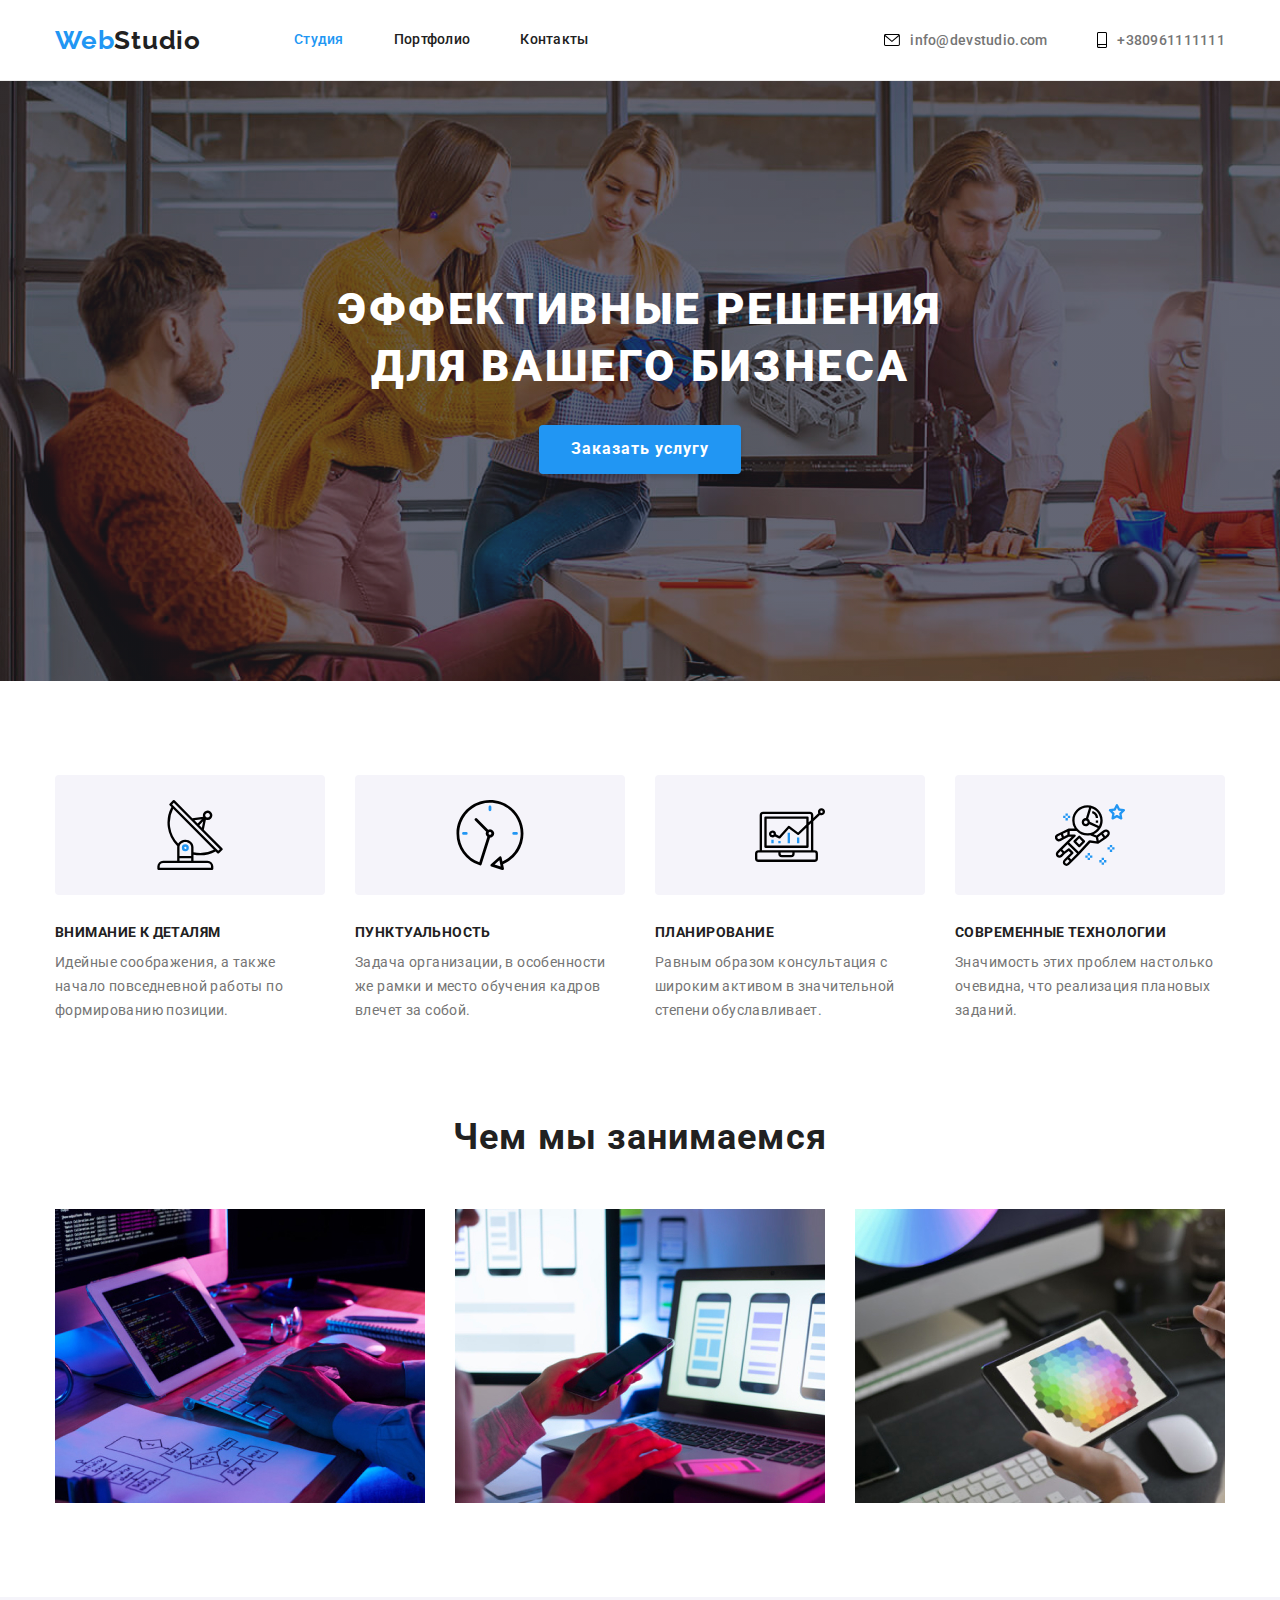
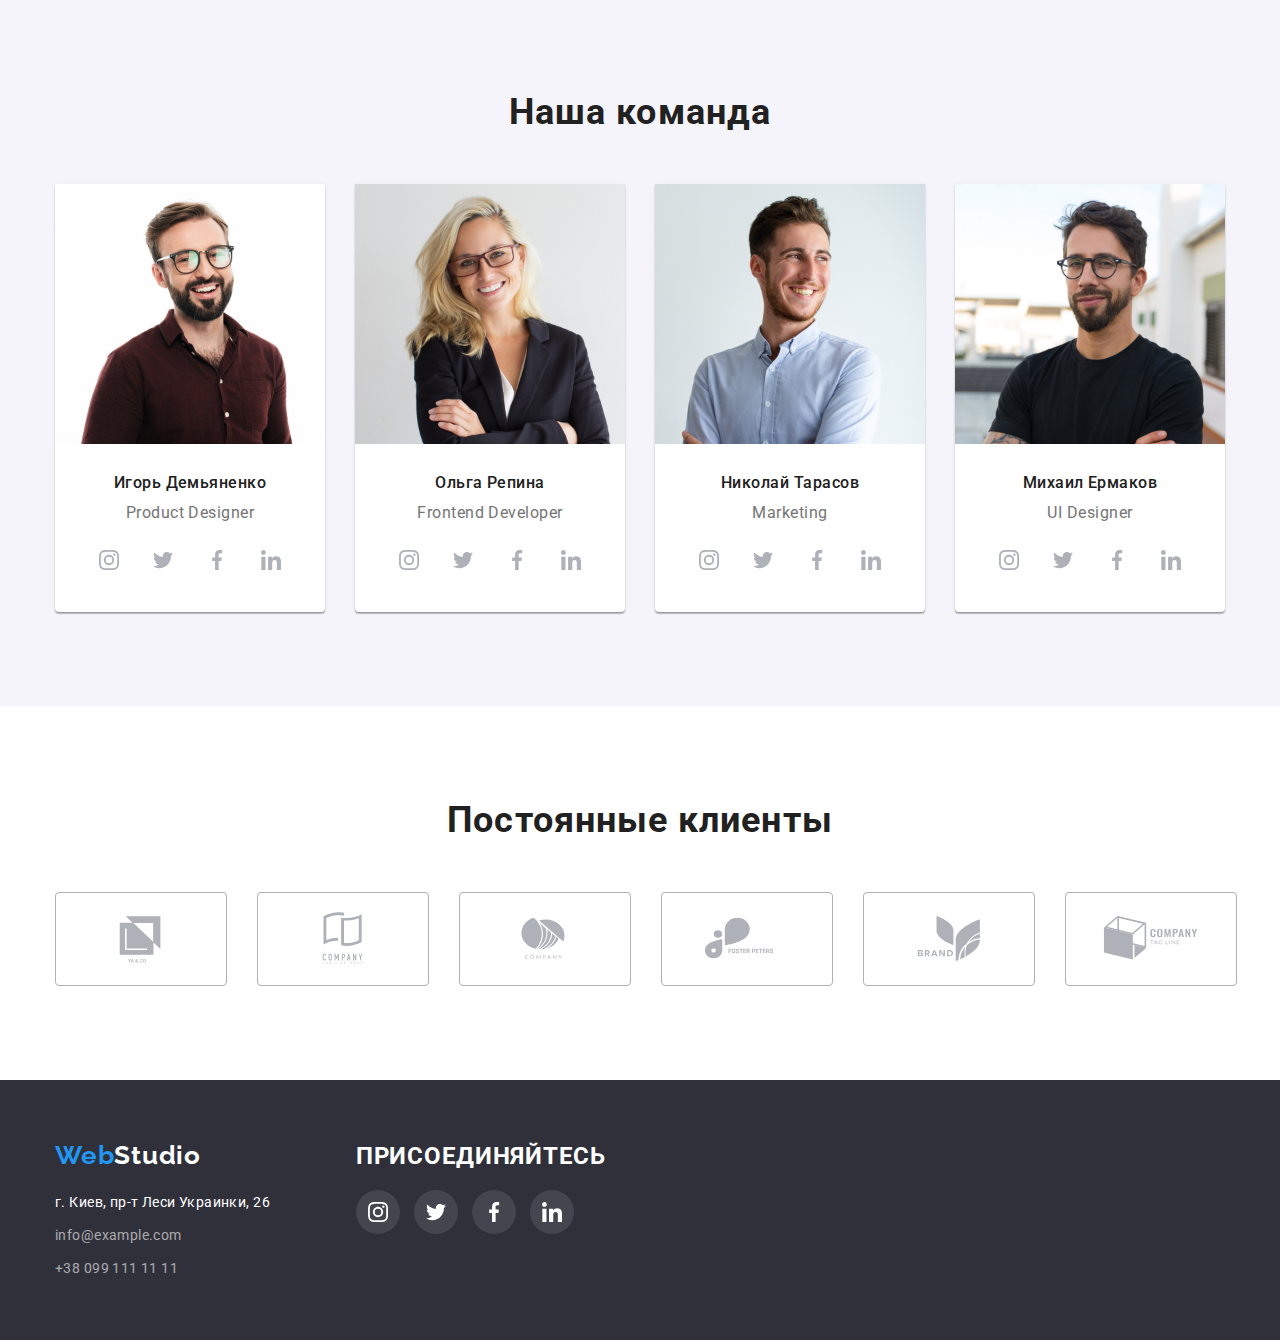
<file: index.html>
<!DOCTYPE html>
<html lang="ru">
  <head>
    <meta charset="UTF-8" />
    <meta http-equiv="X-UA-Compatible" content="IE=edge" />
    <meta name="viewport" content="width=, initial-scale=1.0" />
    <title>Studio</title>
    <link rel="preconnect" href="https://fonts.googleapis.com" />
    <link rel="preconnect" href="https://fonts.gstatic.com" crossorigin />
    <link
      href="https://fonts.googleapis.com/css2?family=Raleway:wght@700&family=Roboto:wght@400;500;700;900&display=swap"
      rel="stylesheet"
    />
    <link
      rel="stylesheet"
      href="https://cdnjs.cloudflare.com/ajax/libs/modern-normalize/1.1.0/modern-normalize.min.css"
    />
    <link rel="stylesheet" href="css/styles.css" />
  </head>
  <body>
    <!-- HEADER -->

    <header class="header">
      <div class="header-container container">
        <a class="logo" href="./index.html"
          ><span class="logo-web">Web</span>Studio</a
        >
        <nav class="navigation">
          <ul class="navigation-main">
            <li class="navigation-item">
              <a class="navigation-link link-active" href="#"> Студия</a>
            </li>
            <li class="navigation-item">
              <a class="navigation-link" href="./portfolio.html">Портфолио</a>
            </li>
            <li class="navigation-item">
              <a class="navigation-link" href="#">Контакты</a>
            </li>
          </ul>
        </nav>
        <ul class="navigation-auth">
          <li class="navigation-item">
            <a class="auth-link" href="mailto:info@devstudio.com">
              <svg class="mail-icon" width="16" height="12">
                <use class="mail-icon" href="./images/icon.svg#icon-mail"></use>
              </svg>
              info@devstudio.com</a
            >
          </li>
          <li class="navigation-item">
            <a class="auth-link" href="tel:+380961111111"
              ><svg class="tel-icon" width="10" height="16">
                <use href="./images/icon.svg#icon-smartphone"></use>
              </svg>
              +380961111111</a
            >
          </li>
        </ul>
      </div>
    </header>

    <!-- MAIN Content -->

    <main>
      <!-- Section -->

      <section class="section hero">
        <div class="container">
          <h1 class="hero-title">
            Эффективные решения <br />
            для вашего бизнеса
          </h1>
          <button class="button" type="button">Заказать услугу</button>
        </div>
      </section>

      <!-- Our benefits -->

      <section class="benefits section">
        <div class="container">
          <h2 class="title-none">Наши приемущества</h2>
          <ul class="section-benefits">
            <li class="benefits-item">
              <div class="icon-benefits">
                <svg class="icon" width="70" height="70">
                  <use href="./images/icon.svg#icon-antenna"></use>
                </svg>
              </div>
              <h3 class="title title-one">Внимание к деталям</h3>
              <p class="text">
                Идейные соображения, а также начало повседневной работы по
                формированию позиции.
              </p>
            </li>
            <li class="benefits-item">
              <div class="icon-benefits">
                <svg class="icon" width="70" height="70">
                  <use href="./images/icon.svg#icon-clock"></use>
                </svg>
              </div>
              <h3 class="title title-one">Пунктуальность</h3>
              <p class="text">
                Задача организации, в особенности же рамки и место обучения
                кадров влечет за собой.
              </p>
            </li>
            <li class="benefits-item">
              <div class="icon-benefits">
                <svg class="icon" width="70" height="70">
                  <use href="./images/icon.svg#icon-diagram"></use>
                </svg>
              </div>

              <h3 class="title title-one">Планирование</h3>
              <p class="text">
                Равным образом консультация с широким активом в значительной
                степени обуславливает.
              </p>
            </li>
            <li class="benefits-item">
              <div class="icon-benefits">
                <svg class="icon" width="70" height="70">
                  <use href="./images/icon.svg#icon-astronaut"></use>
                </svg>
              </div>
              <h3 class="title title-one">Современные технологии</h3>
              <p class="text">
                Значимость этих проблем настолько очевидна, что реализация
                плановых заданий.
              </p>
            </li>
          </ul>
        </div>
      </section>

      <!-- What we do -->
      <section class="wedo section">
        <div class="container">
          <h2 class="title title-two">Чем мы занимаемся</h2>
          <ul class="section-wedo">
            <li class="wedo-item">
              <img
                class="img-wedo"
                src="./images/img.jpg"
                alt="img1"
                width="370"
                height="294"
              />
            </li>
            <li class="wedo-item">
              <img
                class="img-wedo"
                src="./images/img2.jpg"
                alt="img2"
                width="370"
                height="294"
              />
            </li>
            <li class="wedo-item">
              <img
                class="img-wedo"
                src="./images/img3.jpg"
                alt="img3"
                width="370"
                height="294"
              />
            </li>
          </ul>
        </div>
      </section>

      <!-- Our team -->

      <section class="our-team section">
        <div class="container">
          <h2 class="title title-two">Наша команда</h2>
          <ul class="section-ourteam">
            <li class="team-item">
              <img
                class="img-team"
                src="./images/ourteam1.jpg"
                alt="igor"
                width="270"
                height="260"
              />
              <div class="team-wrapper">
                <h3 class="title title-three">Игорь Демьяненко</h3>
                <p class="text-team">Product Designer</p>

                <div class="icon-container">
                  <ul class="team-list">
                    <li class="team-item-icon">
                      <a class="team-link" href="#"
                        ><svg class="icon-team" width="20" height="20">
                          <use href="./images/icon.svg#icon-instagram"></use>
                        </svg>
                      </a>
                    </li>
                    <li class="team-item-icon">
                      <a class="team-link" href="#">
                        <svg class="icon-team" width="20" height="20">
                          <use href="./images/icon.svg#icon-twitter"></use>
                        </svg>
                      </a>
                    </li>
                    <li class="team-item-icon">
                      <a class="team-link" href="#"
                        ><svg class="icon-team" width="20" height="20">
                          <use
                            href="./images/icon.svg#icon-facebook"
                          ></use></svg
                      ></a>
                    </li>
                    <li class="team-item-icon">
                      <a class="team-link" href="#">
                        <svg class="icon-team" width="20" height="20">
                          <use href="./images/icon.svg#icon-linkedin"></use>
                        </svg>
                      </a>
                    </li>
                  </ul>
                </div>
              </div>
            </li>
            <li class="team-item">
              <img
                class="img-team"
                src="./images/ourteam2.jpg"
                alt="olga"
                width="270"
                height="260"
              />
              <div class="team-wrapper">
                <h3 class="title title-three">Ольга Репина</h3>
                <p class="text-team">Frontend Developer</p>
                <div class="icon-container">
                  <ul class="team-list">
                    <li class="team-item-icon">
                      <a class="team-link" href="#"
                        ><svg class="icon-team" width="20" height="20">
                          <use href="./images/icon.svg#icon-instagram"></use>
                        </svg>
                      </a>
                    </li>
                    <li class="team-item-icon">
                      <a class="team-link" href="#">
                        <svg class="icon-team" width="20" height="20">
                          <use href="./images/icon.svg#icon-twitter"></use>
                        </svg>
                      </a>
                    </li>
                    <li class="team-item-icon">
                      <a class="team-link" href="#"
                        ><svg class="icon-team" width="20" height="20">
                          <use
                            href="./images/icon.svg#icon-facebook"
                          ></use></svg
                      ></a>
                    </li>
                    <li class="team-item-icon">
                      <a class="team-link" href="#">
                        <svg class="icon-team" width="20" height="20">
                          <use href="./images/icon.svg#icon-linkedin"></use>
                        </svg>
                      </a>
                    </li>
                  </ul>
                </div>
              </div>
            </li>
            <li class="team-item">
              <img
                class="img-team"
                src="./images/ourtem3.jpg"
                alt="nikolai"
                width="270"
                height="260"
              />
              <div class="team-wrapper">
                <h3 class="title title-three">Николай Тарасов</h3>
                <p class="text-team">Marketing</p>
                <div class="icon-container">
                  <ul class="team-list">
                    <li class="team-item-icon">
                      <a class="team-link" href="#"
                        ><svg class="icon-team" width="20" height="20">
                          <use href="./images/icon.svg#icon-instagram"></use>
                        </svg>
                      </a>
                    </li>
                    <li class="team-item-icon">
                      <a class="team-link" href="#">
                        <svg class="icon-team" width="20" height="20">
                          <use href="./images/icon.svg#icon-twitter"></use>
                        </svg>
                      </a>
                    </li>
                    <li class="team-item-icon">
                      <a class="team-link" href="#"
                        ><svg class="icon-team" width="20" height="20">
                          <use
                            href="./images/icon.svg#icon-facebook"
                          ></use></svg
                      ></a>
                    </li>
                    <li class="team-item-icon">
                      <a class="team-link" href="#">
                        <svg class="icon-team" width="20" height="20">
                          <use href="./images/icon.svg#icon-linkedin"></use>
                        </svg>
                      </a>
                    </li>
                  </ul>
                </div>
              </div>
            </li>
            <li class="team-item">
              <img
                class="img-team"
                src="./images/ourteam4.jpg"
                alt="mikhail"
                width="270"
                height="260"
              />
              <div class="team-wrapper">
                <h3 class="title title-three">Михаил Ермаков</h3>
                <p class="text-team">UI Designer</p>
                <div class="icon-container">
                  <ul class="team-list">
                    <li class="team-item-icon">
                      <a class="team-link" href="#"
                        ><svg class="icon-team" width="20" height="20">
                          <use href="./images/icon.svg#icon-instagram"></use>
                        </svg>
                      </a>
                    </li>
                    <li class="team-item-icon">
                      <a class="team-link" href="#">
                        <svg class="icon-team" width="20" height="20">
                          <use href="./images/icon.svg#icon-twitter"></use>
                        </svg>
                      </a>
                    </li>
                    <li class="team-item-icon">
                      <a class="team-link" href="#"
                        ><svg class="icon-team" width="20" height="20">
                          <use
                            href="./images/icon.svg#icon-facebook"
                          ></use></svg
                      ></a>
                    </li>
                    <li class="team-item-icon">
                      <a class="team-link" href="#">
                        <svg class="icon-team" width="20" height="20">
                          <use href="./images/icon.svg#icon-linkedin"></use>
                        </svg>
                      </a>
                    </li>
                  </ul>
                </div>
              </div>
            </li>
          </ul>
        </div>
      </section>

      <!-- CLIENTS -->

      <section class="section clients">
        <div class="container">
          <h2 class="title title-four">Постоянные клиенты</h2>
          <ul class="clients-main">
            <li class="clients-item">
              <a class="clients-link" href="#">
                <svg class="clients-icon" width="106" height="60">
                  <use href="./images/icon.svg#icon-yaco"></use></svg
              ></a>
            </li>
            <li class="clients-item">
              <a class="clients-link" href="#">
                <svg class="clients-icon" width="106" height="60">
                  <use href="./images/icon.svg#icon-company"></use></svg
              ></a>
            </li>
            <li class="clients-item">
              <a class="clients-link" href="#">
                <svg class="clients-icon" width="106" height="60">
                  <use href="./images/icon.svg#icon-company2"></use></svg
              ></a>
            </li>
            <li class="clients-item">
              <a class="clients-link" href="#">
                <svg class="clients-icon" width="106" height="60">
                  <use href="./images/icon.svg#icon-foster"></use></svg
              ></a>
            </li>
            <li class="clients-item">
              <a class="clients-link" href="#">
                <svg class="clients-icon" width="106" height="60">
                  <use href="./images/icon.svg#icon-brand"></use></svg
              ></a>
            </li>
            <li class="clients-item">
              <a class="clients-link" href="#">
                <svg class="clients-icon" width="106" height="60">
                  <use href="./images/icon.svg#icon-tagline"></use></svg
              ></a>
            </li>
          </ul>
        </div>
      </section>
    </main>

    <!-- FOOTER -->

    <footer class="footer">
      <div class="container">
        <div class="flex-footer">
          <div class="adress-container">
            <a class="logo logo-footer" href="#"
              ><span class="logo-web">Web</span>Studio
            </a>
            <address class="adress">г. Киев, пр-т Леси Украинки, 26</address>
            <ul class="navigation-auth navigation-footer">
              <li class="footer-item">
                <a class="auth-footer" href="mailto:info@example.com"
                  >info@example.com</a
                >
              </li>
              <li class="footer-item">
                <a class="auth-footer" href="tel:+380991111111"
                  >+38 099 111 11 11</a
                >
              </li>
            </ul>
          </div>

          <div class="footer-container">
            <h2 class="title-footer">присоединяйтесь</h2>
            <a class="footer-link" href="#"
              ><svg class="icon-footer">
                <use
                  x="12"
                  y="12"
                  href="./images/icon.svg#icon-instagram"
                  width="20"
                  height="20"
                ></use>
              </svg>
            </a>
            <a class="footer-link" href="#">
              <svg class="icon-footer">
                <use
                  x="12"
                  y="12"
                  href="./images/icon.svg#icon-twitter"
                  width="20"
                  height="20"
                ></use>
              </svg>
            </a>
            <a class="footer-link" href="#"
              ><svg class="icon-footer">
                <use
                  x="12"
                  y="12"
                  href="./images/icon.svg#icon-facebook"
                  width="20"
                  height="20"
                ></use></svg
            ></a>
            <a class="footer-link" href="#">
              <svg class="icon-footer">
                <use
                  x="12"
                  y="12"
                  href="./images/icon.svg#icon-linkedin"
                  width="20"
                  height="20"
                ></use>
              </svg>
            </a>
          </div>
        </div>
      </div>
    </footer>
  </body>
</html>
</file>
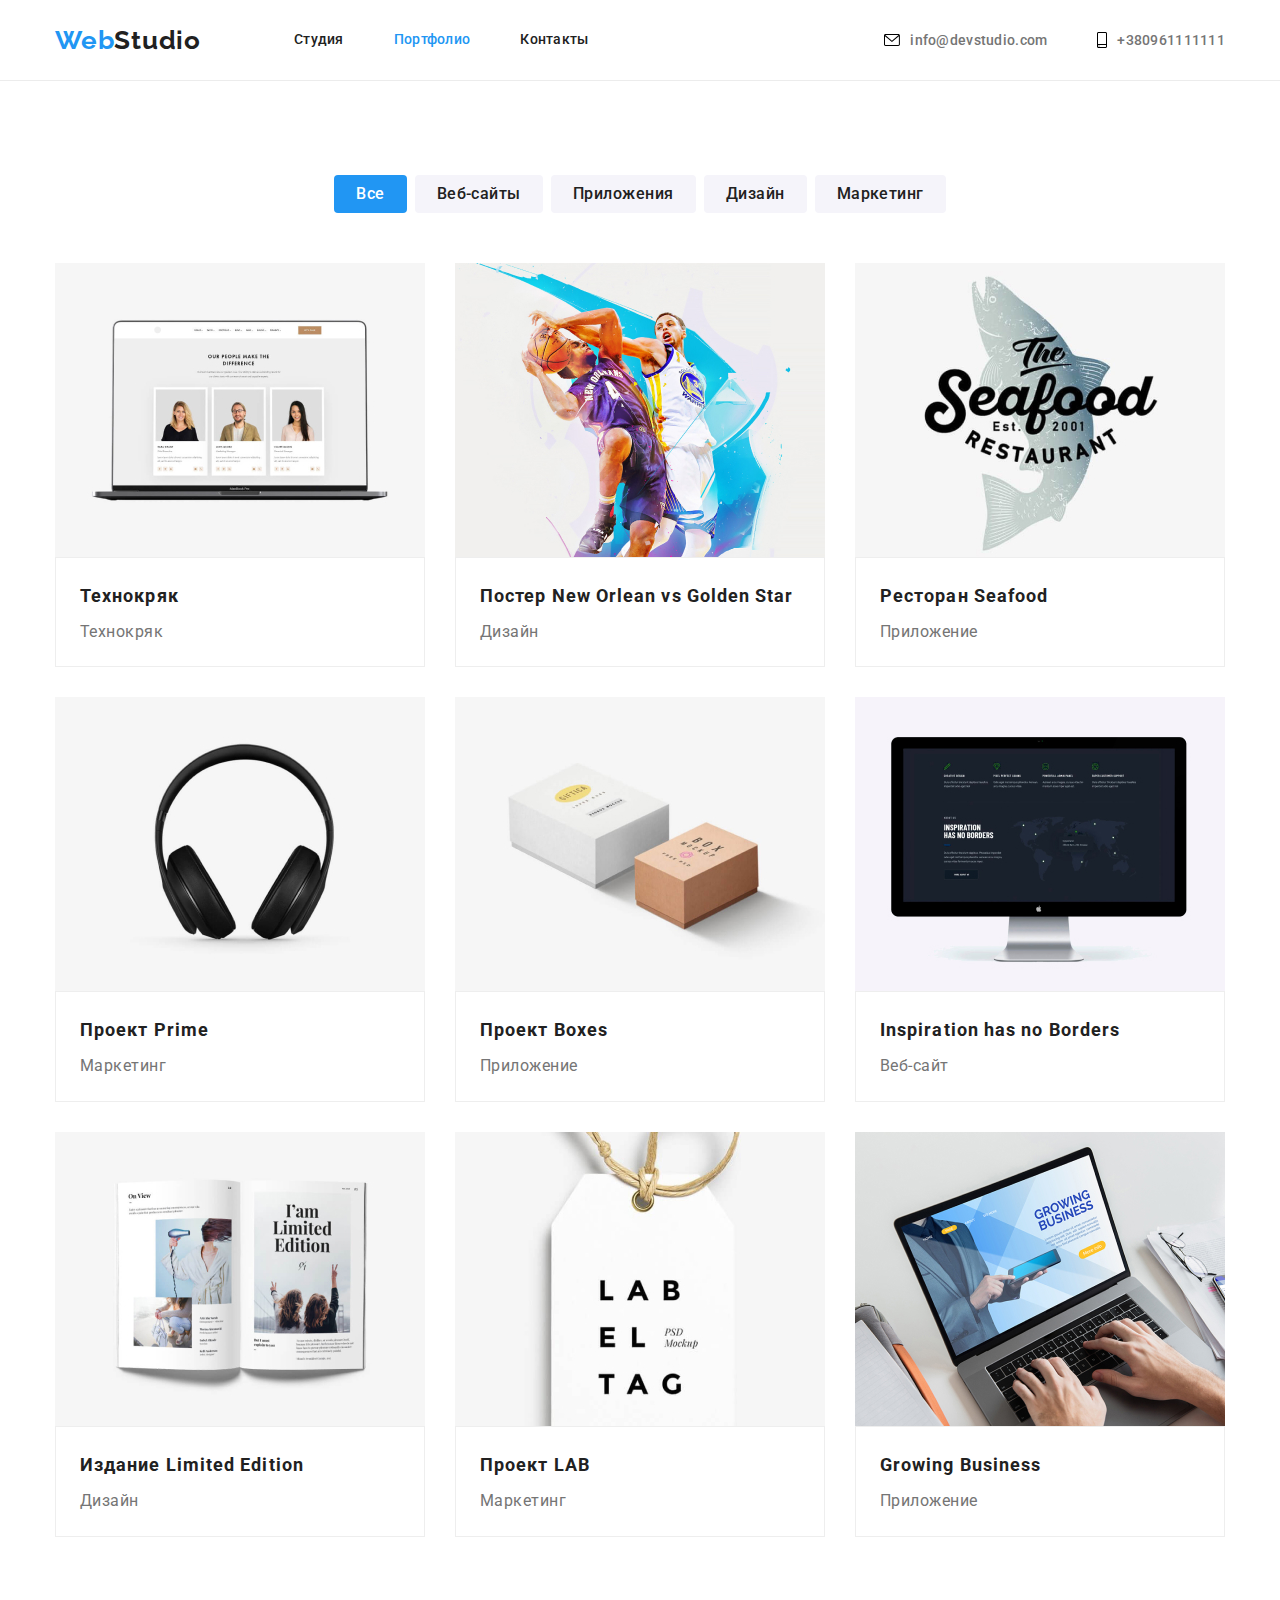
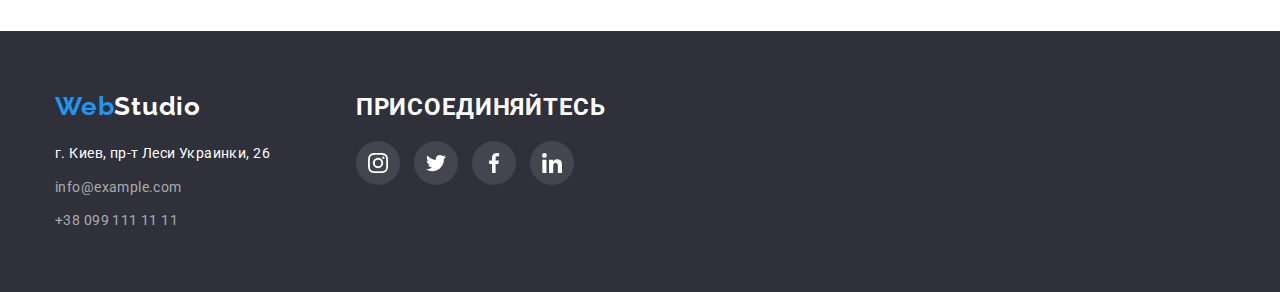
<file: portfolio.html>
<!DOCTYPE html>
<html lang="ru">
  <head>
    <meta charset="UTF-8" />
    <meta http-equiv="X-UA-Compatible" content="IE=edge" />
    <meta name="viewport" content="width=, initial-scale=1.0" />
    <title>Studio</title>
    <link rel="preconnect" href="https://fonts.googleapis.com" />
    <link rel="preconnect" href="https://fonts.gstatic.com" crossorigin />
    <link
      href="https://fonts.googleapis.com/css2?family=Raleway:wght@700&family=Roboto:wght@400;500;700;900&display=swap"
      rel="stylesheet"
    />
    <link
      rel="stylesheet"
      href="https://cdnjs.cloudflare.com/ajax/libs/modern-normalize/1.1.0/modern-normalize.min.css"
    />
    <link rel="stylesheet" href="css/styles.css" />
  </head>
  <body>
    <!-- HEADER -->

    <header class="header">
      <div class="header-container container">
        <a class="logo" href="./index.html"
          ><span class="logo-web">Web</span>Studio</a
        >
        <nav class="navigation">
          <ul class="navigation-main">
            <li class="navigation-item">
              <a class="navigation-link" href="./index.html">Студия</a>
            </li>
            <li class="navigation-item">
              <a class="navigation-link link-active" href="#">Портфолио</a>
            </li>
            <li class="navigation-item">
              <a class="navigation-link" href="#">Контакты</a>
            </li>
          </ul>
        </nav>
        <ul class="navigation-auth">
          <li class="navigation-item">
            <a class="auth-link" href="mailto:info@devstudio.com">
              <svg class="mail-icon" width="16" height="12">
                <use class="mail-icon" href="./images/icon.svg#icon-mail"></use>
              </svg>
              info@devstudio.com</a
            >
          </li>
          <li class="navigation-item">
            <a class="auth-link" href="tel:+380961111111"
              ><svg class="tel-icon" width="10" height="16">
                <use href="./images/icon.svg#icon-smartphone"></use>
              </svg>
              +380961111111</a
            >
          </li>
        </ul>
      </div>
    </header>

    <!-- MAIN Potrfolio -->

    <main>
      <section class="section">
        <!-- BUTTONS -->
        <div class="container">
          <ul class="main-list">
            <li class="list-item">
              <button class="button-act button-nonact" type="button">
                Все
              </button>
            </li>
            <li class="list-item">
              <button class="button-nonact" type="button">Веб-сайты</button>
            </li>
            <li class="list-item">
              <button class="button-nonact" type="button">Приложения</button>
            </li>
            <li class="list-item">
              <button class="button-nonact" type="button">Дизайн</button>
            </li>
            <li class="list-item">
              <button class="button-nonact" type="button">Маркетинг</button>
            </li>
          </ul>

          <!-- CONTENT -->

          <ul class="main-content">
            <li class="content-item">
              <img
                class="img-portfolio"
                src="./images/tehnokrjak.jpg"
                alt="Tehnokrjak"
                width="370"
                height="294"
              />
              <div class="title-text">
                <h3 class="title-portfolio">Технокряк</h3>
                <p class="text-portfolio">Технокряк</p>
              </div>
            </li>
            <li class="content-item">
              <img
                class="img-portfolio"
                src="./images/neworlean.jpg"
                alt="New Orlean Poster"
                width="370"
                height="294"
              />
              <div class="title-text">
                <h3 class="title-portfolio">
                  Постер New Orlean vs Golden Star
                </h3>
                <p class="text-portfolio">Дизайн</p>
              </div>
            </li>
            <li class="content-item">
              <img
                class="img-portfolio"
                src="./images/seafood.jpg"
                alt="Seafood"
                width="370"
                height="294"
              />
              <div class="title-text">
                <h3 class="title-portfolio">Ресторан Seafood</h3>
                <p class="text-portfolio">Приложение</p>
              </div>
            </li>
            <li class="content-item">
              <img
                class="img-portfolio"
                src="./images/headphone.jpg"
                alt="Headphones"
                width="370"
                height="294"
              />
              <div class="title-text">
                <h3 class="title-portfolio">Проект Prime</h3>
                <p class="text-portfolio">Маркетинг</p>
              </div>
            </li>
            <li class="content-item">
              <img
                class="img-portfolio"
                src="./images/boxes.jpg"
                alt="Boxes"
                width="370"
                height="294"
              />
              <div class="title-text">
                <h3 class="title-portfolio">Проект Boxes</h3>
                <p class="text-portfolio">Приложение</p>
              </div>
            </li>
            <li class="content-item">
              <img
                class="img-portfolio"
                src="./images/ekran.jpg"
                alt="Ekran"
                width="370"
                height="294"
              />
              <div class="title-text">
                <h3 class="title-portfolio">Inspiration has no Borders</h3>
                <p class="text-portfolio">Веб-сайт</p>
              </div>
            </li>
            <li class="content-item">
              <img
                class="img-portfolio"
                src="./images/book.jpg"
                alt="Book"
                width="370"
                height="294"
              />
              <div class="title-text">
                <h3 class="title-portfolio">Издание Limited Edition</h3>
                <p class="text-portfolio">Дизайн</p>
              </div>
            </li>
            <li class="content-item">
              <img
                class="img-portfolio"
                src="./images/lab.jpg"
                alt="Lab"
                width="370"
                height="294"
              />
              <div class="title-text">
                <h3 class="title-portfolio">Проект LAB</h3>
                <p class="text-portfolio">Маркетинг</p>
              </div>
            </li>
            <li class="content-item">
              <img
                class="img-portfolio"
                src="./images/notebook.jpg"
                alt="Notebook"
                width="370"
                height="294"
              />
              <div class="title-text">
                <h3 class="title-portfolio">Growing Business</h3>
                <p class="text-portfolio">Приложение</p>
              </div>
            </li>
          </ul>
        </div>
      </section>
    </main>

    <!-- FOOTER -->
    <footer class="footer">
      <div class="container">
        <div class="flex-footer">
          <div class="adress-container">
            <a class="logo logo-footer" href="#"
              ><span class="logo-web">Web</span>Studio
            </a>
            <address class="adress">г. Киев, пр-т Леси Украинки, 26</address>
            <ul class="navigation-auth navigation-footer">
              <li class="footer-item">
                <a class="auth-footer" href="mailto:info@example.com"
                  >info@example.com</a
                >
              </li>
              <li class="footer-item">
                <a class="auth-footer" href="tel:+380991111111"
                  >+38 099 111 11 11</a
                >
              </li>
            </ul>
          </div>

          <div class="footer-container">
            <h2 class="title-footer">присоединяйтесь</h2>
            <a class="footer-link" href="#"
              ><svg class="icon-footer">
                <use
                  x="12"
                  y="12"
                  href="./images/icon.svg#icon-instagram"
                  width="20"
                  height="20"
                ></use>
              </svg>
            </a>
            <a class="footer-link" href="#">
              <svg class="icon-footer">
                <use
                  x="12"
                  y="12"
                  href="./images/icon.svg#icon-twitter"
                  width="20"
                  height="20"
                ></use>
              </svg>
            </a>
            <a class="footer-link" href="#"
              ><svg class="icon-footer">
                <use
                  x="12"
                  y="12"
                  href="./images/icon.svg#icon-facebook"
                  width="20"
                  height="20"
                ></use></svg
            ></a>
            <a class="footer-link" href="#">
              <svg class="icon-footer">
                <use
                  x="12"
                  y="12"
                  href="./images/icon.svg#icon-linkedin"
                  width="20"
                  height="20"
                ></use>
              </svg>
            </a>
          </div>
        </div>
      </div>
    </footer>
  </body>
</html>
</file>
<file: css/styles.css>
:root {
  --text-head-color: #212121;
  --text-link-color: #2196f3;
  --button-bg-color: #2196f3;
  --bg-section-color: #2f303a;
  --button-active-color: #ffffff;
}
/* color h1-h6 #212121 */
/* background-color #2F303A */
/* link focus, hover 
#2196F3 */
/* background button #2196F3 */
/* button active color #FFFFFF */

/* CSS for index.html */

body {
  font-family: "Roboto", sans-serif;
  color: #757575;
}
h1,
h2,
h3,
h4,
h5,
h6,
p {
  margin: 0;
}
ul {
  list-style: none;
  margin: 0;
  padding: 0;
}

/* HEADER */
.header {
  border-bottom: 1px solid #ececec;
}
.logo {
  font-family: "Raleway";
  font-weight: 700;
  font-size: 26px;
  color: #212121;
  text-decoration: none;
  line-height: 1.19;
  letter-spacing: 0.03em;
}
.logo-web {
  font-family: "Raleway";
  color: #2196f3;
  font-weight: 700;
  font-size: 26px;
  text-decoration: none;
  line-height: 1.19;
  letter-spacing: 0.03em;
}

/* CONTEINER for all */
.container {
  margin: 0 auto;
  width: 1200px;
  padding-left: 15px;
  padding-right: 15px;
}

.header-container {
  display: flex;
  align-items: center;
}

/* Navigation main */
.navigation-main {
  display: flex;
}

.navigation-item:not(:last-child) {
  margin-right: 50px;
}

.navigation {
  margin-left: 93px;
}
.navigation-link {
  display: block;
  padding-top: 32px;
  padding-bottom: 32px;
  color: var(--text-head-color);
  text-decoration: none;
  font-weight: 500;
  font-size: 14px;
  line-height: 1.1;
  letter-spacing: 0.02em;
}

.navigation-link:hover,
.navigation-link:focus {
  color: var(--text-link-color);
}
.link-active {
  color: var(--text-link-color);
}

/* navigation authorized */
.navigation-auth {
  display: flex;
  margin-left: auto;
  margin-top: 0;
  margin-bottom: 0;
}

.auth-link {
  display: inline-flex;
  align-items: center;
  padding-top: 32px;
  padding-bottom: 32px;
  color: inherit;
  text-decoration: none;
  font-weight: 500;
  font-size: 14px;
  line-height: 16px;
  letter-spacing: 0.02em;
}
.auth-link:hover .mail-icon {
  fill: currentColor;
}
.auth-link:hover .tel-icon {
  fill: currentColor;
}
.mail-icon {
  margin-right: 10px;
}
.tel-icon {
  margin-right: 10px;
}

.auth-link:hover,
.auth-link:focus {
  color: var(--text-link-color);
}

/* MAIN */
.section {
  padding: 94px 0px;
}
.hero {
  background-color: var(--bg-section-color);
  background-image: linear-gradient(
      to right,
      rgba(47, 48, 58, 0.4),
      rgba(47, 48, 58, 0.4)
    ),
    url(../images/main.jpg);
  background-repeat: no-repeat;
  background-size: cover;
  max-width: 1600px;
  height: 600px;
  text-align: center;
  padding: 200px 0;
  margin: 0 auto;
}
.hero-title {
  margin-bottom: 30px;
  color: #ffffff;
  font-weight: 900;
  font-size: 44px;
  line-height: 1.3;
  text-transform: uppercase;
  text-align: center;
  letter-spacing: 0.06em;
}
/* BUTTON */
.button {
  padding: 10px 32px;
  background-color: var(--button-bg-color);
  color: var(--button-active-color);
  box-shadow: 0px 4px 4px rgba(0, 0, 0, 0.15);
  border-radius: 4px;
  cursor: pointer;
  font-weight: 700;
  font-size: 16px;
  line-height: 1.8;
  letter-spacing: 0.06em;
  border: none;
}

/* Заголовки цвет */
.title {
  color: var(--text-head-color);
}
.title-one {
  font-weight: 700;
  font-size: 14px;
  line-height: 1.14;
  letter-spacing: 0.03em;
  text-transform: uppercase;
  margin-bottom: 10px;
}
.title-none {
  display: none;
}

/* BENEFITS */

.text {
  font-size: 14px;
  line-height: 1.7;
  letter-spacing: 0.03em;
}

.title-one,
.text {
  width: 270px;
}
/* Section Benefits */
.section-benefits {
  display: flex;
  justify-content: space-between;
}
.icon-benefits {
  display: inline-flex;
  justify-content: center;
  align-items: center;
  gap: 30px;
  margin-bottom: 30px;
  width: 270px;
  height: 120px;
  background-color: #f5f4fa;
  border-radius: 4px;
}

.title-two {
  margin-bottom: 50px;
  font-weight: 700;
  font-size: 36px;
  line-height: 1.19;
  text-align: center;
  letter-spacing: 0.03em;
}

/* Section WEDO */
.wedo {
  padding-top: 0;
}

.section-wedo {
  display: flex;
  justify-content: space-between;
}

.img-wedo {
  display: block;
}

/* OUR TEAM */

.section-ourteam {
  display: flex;
  justify-content: space-between;
}
.team-item {
  background-color: #ffffff;
  height: 428px;
  border-bottom-left-radius: 4px;
  border-bottom-right-radius: 4px;
  box-shadow: 0px 1px 3px rgba(0, 0, 0, 0.12), 0px 1px 1px rgba(0, 0, 0, 0.14),
    0px 2px 1px rgba(0, 0, 0, 0.2);
}
.our-team {
  background-color: #f5f4fa;
}
.team-wrapper {
  padding: 30px 0;
}
.title-three {
  font-weight: 500;
  font-size: 16px;
  line-height: 1.18;
  letter-spacing: 0.03em;
  text-align: center;
  margin-bottom: 10px;
}
.text-team {
  margin-bottom: 16px;
  font-size: 16px;
  line-height: 19px;
  letter-spacing: 0.03em;
  text-align: center;
}
.img-team {
  display: block;
}

.team-list {
  display: flex;
  justify-content: center;
  align-items: center;
  gap: 10px;
}

.team-link {
  display: inline-flex;
  justify-content: center;
  align-items: center;
  width: 44px;
  height: 44px;
  border-radius: 50%;
  fill: #afb1b8;
}

.team-link:hover {
  background-color: var(--button-bg-color);
  fill: var(--button-active-color);
}

/* CLIENTS */
.title-four {
  margin-bottom: 50px;
  font-weight: 700;
  font-size: 36px;
  line-height: 1.16;
  text-align: center;
  letter-spacing: 0.03em;
}

.clients-item {
  border: 1px solid #afb1b8;
  border-radius: 4px;
}
.clients-item:hover,
.clients-item:focus {
  border-color: var(--button-bg-color);
}
.clients-main {
  display: flex;
  gap: 30px;
}

.clients-link {
  display: inline-flex;
  width: 170px;
  height: 92px;
  justify-content: center;
  align-items: center;
  fill: #afb1b8;
}
.clients-link:hover,
.clients-link:focus {
  fill: var(--button-bg-color);
}

/* FOOTER */

.footer {
  background-color: var(--bg-section-color);
  padding: 60px 0;
}
.navigation-footer {
  display: flex;
  flex-direction: column;
}
.adress {
  margin-top: 20px;
  margin-bottom: 9px;
  font-family: "Roboto";
  font-style: normal;
  font-size: 14px;
  line-height: 1.7;
  color: #ffffff;
  letter-spacing: 0.03em;
}
.logo-footer {
  color: #ffffff;
}
.auth-footer {
  display: block;
  font-size: 14px;
  line-height: 24px;
  letter-spacing: 0.03em;
  color: rgba(255, 255, 255, 0.6);
  text-decoration: none;
}
.auth-footer:hover,
.auth-footer:focus {
  color: var(--text-link-color);
}
.footer-item:not(:last-child) {
  margin-bottom: 9px;
}

.adress-container {
  width: 231px;
}
.footer-container {
  max-width: 300px;

  margin-left: 70px;
}
.flex-footer {
  display: flex;
  align-items: baseline;
}
.title-footer {
  margin-bottom: 20px;
  font-weight: 700;
  line-height: 1.14;
  letter-spacing: 0.03em;
  text-transform: uppercase;
  color: #ffffff;
}
.footer-link {
  display: inline-flex;
  border-radius: 50%;
  width: 44px;
  height: 44px;
  fill: var(--button-active-color);
  background-color: rgba(255, 255, 255, 0.1);
}
.footer-link + .footer-link {
  margin-left: 10px;
}
.footer-link:hover {
  background-color: var(--button-bg-color);
}

/* CSS Portfolio.html */

/* MAIN-LIST */

.main-list {
  display: flex;
  justify-content: center;
  margin-bottom: 50px;
}
.list-item:not(:last-child) {
  margin-right: 8px;
}

.button-nonact {
  padding: 6px 22px;
  font-family: inherit;
  font-weight: 500;
  font-size: 16px;
  line-height: 1.6;
  letter-spacing: 0.03em;
  background-color: #f5f4fa;
  cursor: pointer;
  color: #212121;
  border-radius: 4px;
  border: 0;
}
.button-nonact:hover,
.button-nonact:focus {
  background-color: var(--button-bg-color);
  color: var(--button-active-color);
  box-shadow: 0px 3px 1px rgba(0, 0, 0, 0.1), 0px 1px 2px rgba(0, 0, 0, 0.08),
    0px 2px 2px rgba(0, 0, 0, 0.12);
}

.button-act {
  background-color: var(--button-bg-color);
  color: var(--button-active-color);
}
.main-content {
  display: flex;
  flex-wrap: wrap;
  margin: -15px;
}
.img-portfolio {
  display: block;
}
.content-item {
  margin: 15px;
}
.content-item:hover {
  box-shadow: 0px 1px 1px rgba(0, 0, 0, 0.12), 0px 4px 4px rgba(0, 0, 0, 0.06),
    1px 4px 6px rgba(0, 0, 0, 0.16);
}

.title-text {
  border: 1px solid #eeeeee;
  padding: 20px 24px;
}
.title-portfolio {
  margin-bottom: 4px;
  font-weight: 700;
  font-size: 18px;
  line-height: 2;
  letter-spacing: 0.06em;
  color: var(--text-head-color);
}
.text-portfolio {
  font-size: 16px;
  line-height: 1.8;
  letter-spacing: 0.03em;
}
</file>
